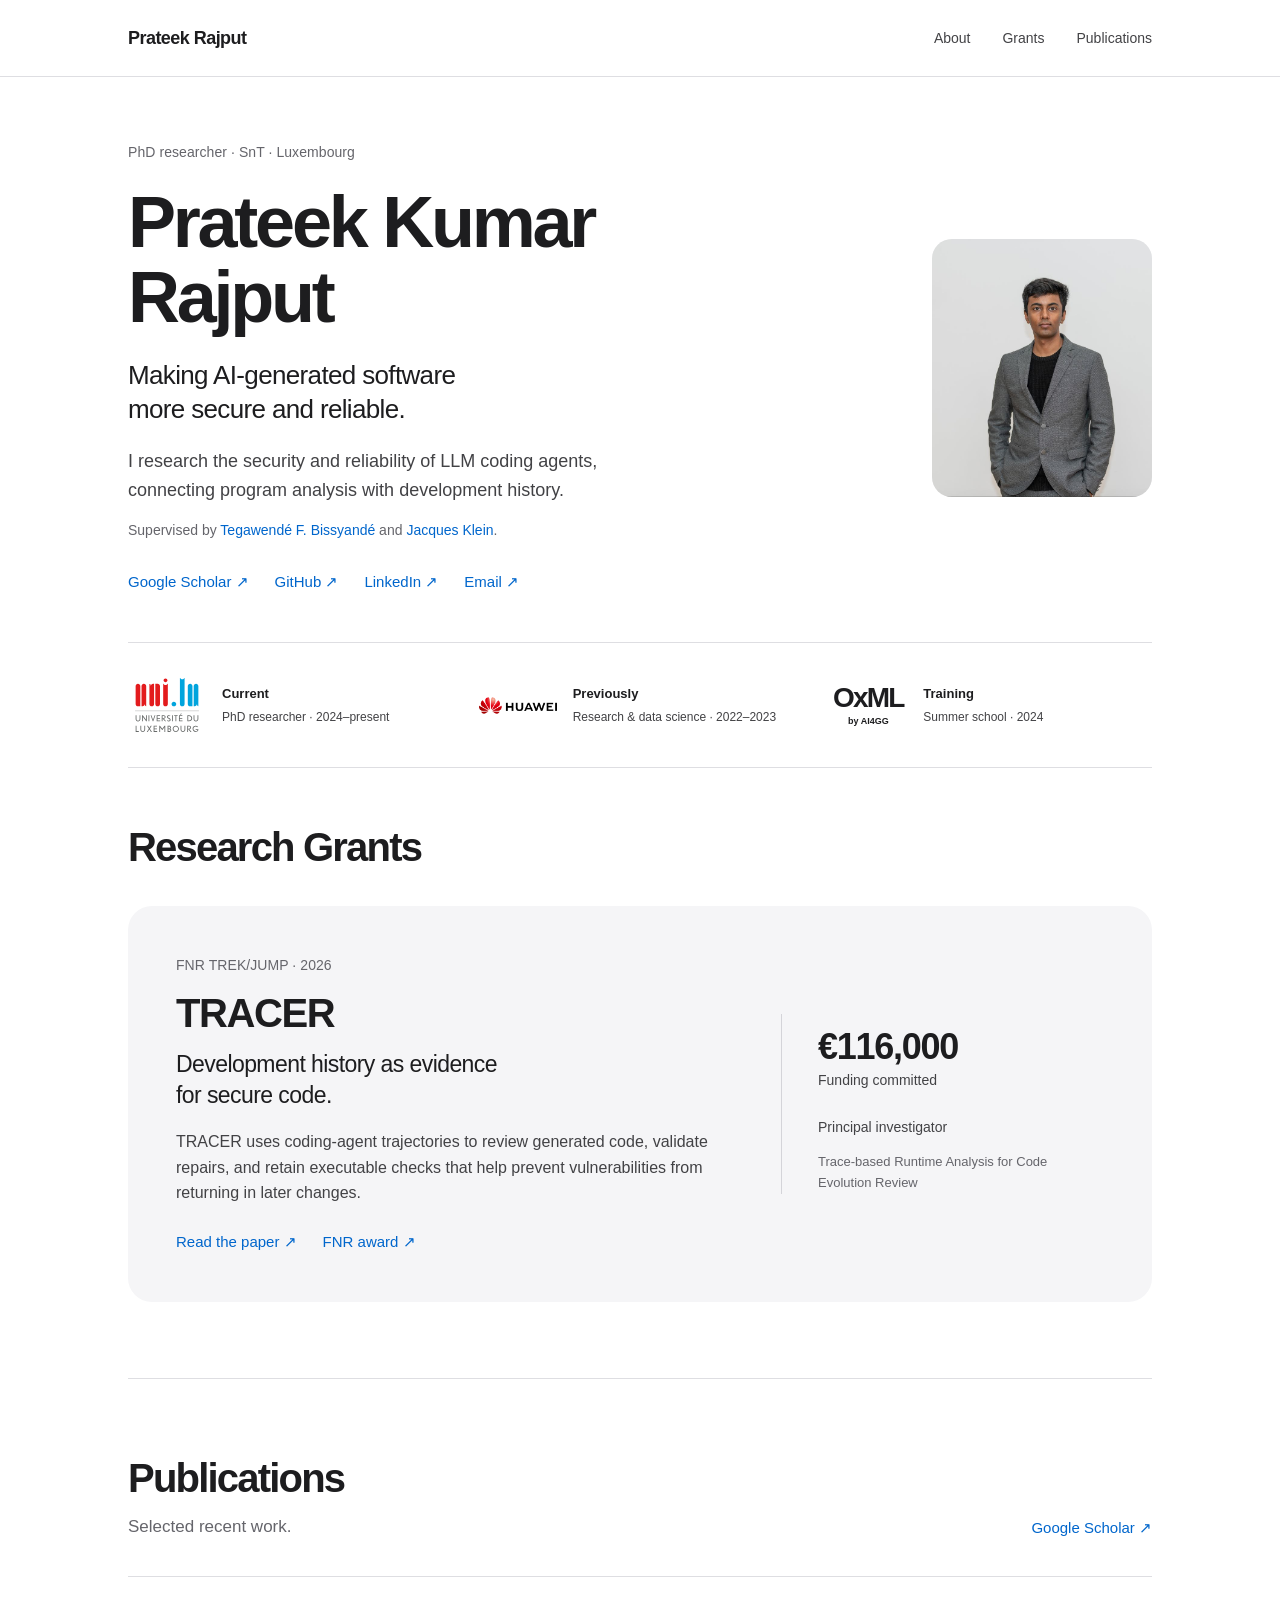
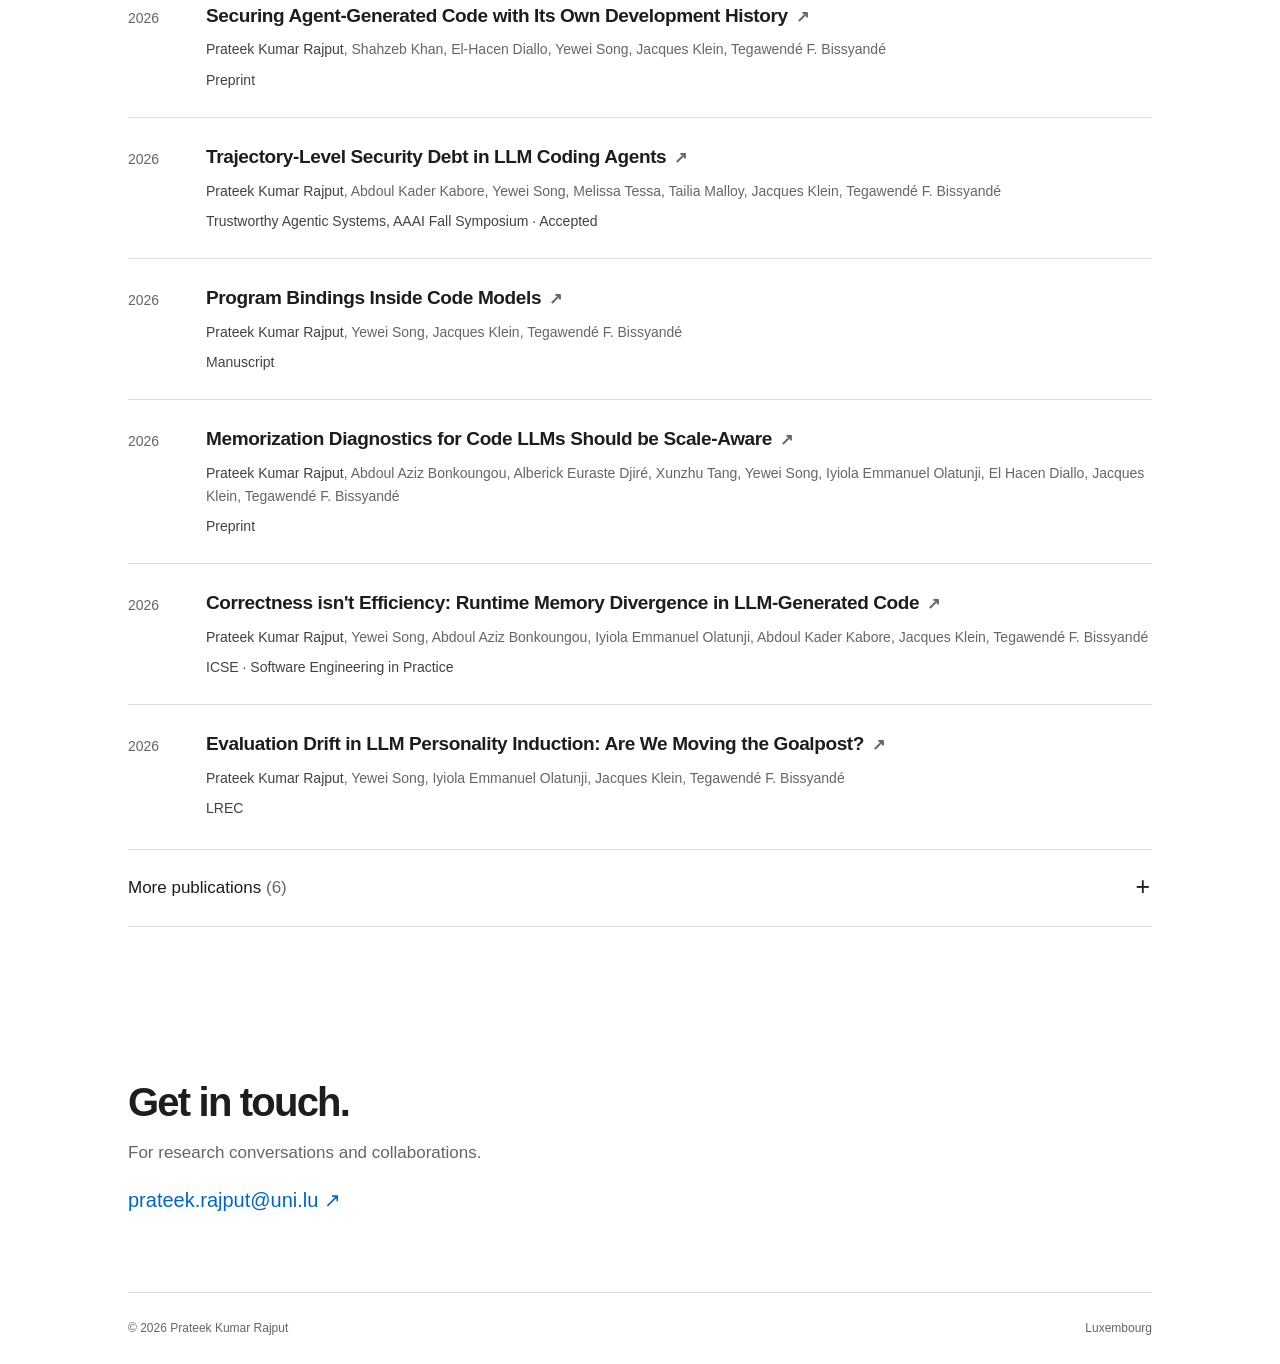
<file: index.html>
<!doctype html>
<html lang="en">
<head>
<meta charset="utf-8">
<meta name="viewport" content="width=device-width, initial-scale=1">
<title>Prateek Kumar Rajput | AI & Software Security</title>
<meta name="description" content="Prateek Kumar Rajput researches the security and reliability of LLM coding agents at the University of Luxembourg. Principal investigator of the FNR-funded TRACER project.">
<meta name="theme-color" content="#ffffff">
<link rel="canonical" href="https://pkrajput.github.io/">
<meta property="og:type" content="website">
<meta property="og:title" content="Prateek Kumar Rajput | AI & Software Security">
<meta property="og:description" content="Research on LLM coding agents, program analysis, and software security at the University of Luxembourg.">
<meta property="og:url" content="https://pkrajput.github.io/">
<meta property="og:image" content="https://pkrajput.github.io/assets/prateek-rajput.jpg">
<link rel="icon" href="assets/favicon.svg" type="image/svg+xml">
<link rel="stylesheet" href="style.css">
<script type="application/ld+json">{"@context":"https://schema.org","@type":"Person","name":"Prateek Kumar Rajput","url":"https://pkrajput.github.io/","image":"https://pkrajput.github.io/assets/prateek-rajput.jpg","jobTitle":"PhD Researcher","affiliation":{"@type":"Organization","name":"University of Luxembourg"},"sameAs":["https://github.com/pkrajput","https://scholar.google.com/citations?user=JIFPZRUAAAAJ","https://www.linkedin.com/in/prateek-rajput-aa13436b/"]}</script>
</head>
<body>
<a class="skip-link" href="#main">Skip to content</a>
<header class="site-header">
 <div class="shell nav-shell">
  <a class="wordmark" href="#main">Prateek Rajput</a>
  <nav aria-label="Main navigation"><a href="#about">About</a><a href="#research">Grants</a><a href="#publications">Publications</a></nav>
 </div>
</header>
<main id="main">
 <section class="hero shell" id="about" aria-labelledby="name">
  <div class="hero-copy">
   <p class="eyebrow">PhD researcher · SnT · Luxembourg</p>
   <h1 id="name">Prateek Kumar<br>Rajput</h1>
   <p class="hero-lead">Making AI-generated software<br class="desktop-break"> more secure and reliable.</p>
   <p class="intro">I research the security and reliability of LLM coding agents, connecting program analysis with development history.</p>
   <p class="supervisor-line">Supervised by <a href="https://scholar.google.fr/citations?hl=en&amp;user=t73Mqm8AAAAJ" aria-label="Tegawendé F. Bissyandé on Google Scholar">Tegawendé F. Bissyandé</a> and <a href="https://scholar.google.fr/citations?hl=en&amp;user=9E_KKT4AAAAJ" aria-label="Jacques Klein on Google Scholar">Jacques Klein</a>.</p>
   <div class="profile-links" aria-label="Profiles and contact">
    <a href="https://scholar.google.com/citations?user=JIFPZRUAAAAJ&amp;hl=en">Google Scholar <span aria-hidden="true">↗</span></a>
    <a href="https://github.com/pkrajput">GitHub <span aria-hidden="true">↗</span></a>
    <a href="https://www.linkedin.com/in/prateek-rajput-aa13436b/">LinkedIn <span aria-hidden="true">↗</span></a>
    <a href="mailto:prateek.rajput@uni.lu">Email <span aria-hidden="true">↗</span></a>
   </div>
  </div>
  <img class="portrait" src="assets/prateek-rajput.jpg" width="1280" height="854" alt="Prateek Kumar Rajput" fetchpriority="high">
  <div class="background-strip" aria-label="Research, industry, and training">
   <div class="background-item"><a class="brand-logo" href="https://www.uni.lu/snt-en/"><img class="unilu-logo" src="assets/logos/university-luxembourg.svg" alt="University of Luxembourg" width="500" height="423"></a><div><p class="background-label">Current</p><p>PhD researcher · 2024–present</p></div></div>
   <div class="background-item"><a class="brand-logo" href="https://www.huawei.com/en/"><img class="huawei-logo" src="assets/logos/huawei.png" alt="Huawei"></a><div><p class="background-label">Previously</p><p>Research &amp; data science · 2022–2023</p></div></div>
   <div class="background-item"><a class="brand-logo oxml-logo" href="https://www.oxfordml.school/" aria-label="Oxford Machine Learning School"><span>OxML</span><small>by AI4GG</small></a><div><p class="background-label">Training</p><p>Summer school · 2024</p></div></div>
  </div>
 </section>
 <section class="shell section research-section" id="research" aria-labelledby="research-heading">
  <div class="section-heading"><h2 id="research-heading">Research Grants</h2></div>
  <article class="research-feature" aria-labelledby="tracer-heading">
   <div class="feature-copy">
    <p class="eyebrow">FNR TREK/JUMP · 2026</p>
    <h3 id="tracer-heading">TRACER</h3>
    <p class="feature-lead">Development history as evidence<br class="desktop-break"> for secure code.</p>
    <p>TRACER uses coding-agent trajectories to review generated code, validate repairs, and retain executable checks that help prevent vulnerabilities from returning in later changes.</p>
    <div class="feature-links"><a href="https://arxiv.org/abs/2610.34098">Read the paper <span aria-hidden="true">↗</span></a><a href="https://www.fnr.lu/trek-jump-call-2026-1-results/">FNR award <span aria-hidden="true">↗</span></a></div>
   </div>
   <aside class="funding-note" aria-label="TRACER funding">
    <p class="funding-value">€116,000</p>
    <p>Funding committed</p>
    <p class="funding-role">Principal investigator</p>
    <p class="funding-name">Trace-based Runtime Analysis for Code Evolution Review</p>
   </aside>
  </article>
 </section>
 <section class="shell section publications-section" id="publications" aria-labelledby="publications-heading">
  <div class="section-heading"><div><h2 id="publications-heading">Publications</h2><p>Selected recent work.</p></div><a href="https://scholar.google.com/citations?user=JIFPZRUAAAAJ&amp;hl=en">Google Scholar <span aria-hidden="true">↗</span></a></div>
  <ol class="publication-list">
   <li class="publication"><div class="pub-year">2026</div><div><h3><a href="https://arxiv.org/abs/2610.34098">Securing Agent-Generated Code with Its Own Development History<span class="paper-arrow" aria-hidden="true">↗</span></a></h3><p class="authors"><strong>Prateek Kumar Rajput</strong>, Shahzeb Khan, El-Hacen Diallo, Yewei Song, Jacques Klein, Tegawendé F. Bissyandé</p><p class="venue">Preprint</p></div></li>
<li class="publication"><div class="pub-year">2026</div><div><h3><a href="https://arxiv.org/abs/2609.35199">Trajectory-Level Security Debt in LLM Coding Agents<span class="paper-arrow" aria-hidden="true">↗</span></a></h3><p class="authors"><strong>Prateek Kumar Rajput</strong>, Abdoul Kader Kabore, Yewei Song, Melissa Tessa, Tailia Malloy, Jacques Klein, Tegawendé F. Bissyandé</p><p class="venue">Trustworthy Agentic Systems, AAAI Fall Symposium · Accepted</p></div></li>
<li class="publication"><div class="pub-year">2026</div><div><h3><a href="assets/program-bindings-inside-code-models.pdf">Program Bindings Inside Code Models<span class="paper-arrow" aria-hidden="true">↗</span></a></h3><p class="authors"><strong>Prateek Kumar Rajput</strong>, Yewei Song, Jacques Klein, Tegawendé F. Bissyandé</p><p class="venue">Manuscript</p></div></li>
<li class="publication"><div class="pub-year">2026</div><div><h3><a href="https://arxiv.org/abs/2608.12771">Memorization Diagnostics for Code LLMs Should be Scale-Aware<span class="paper-arrow" aria-hidden="true">↗</span></a></h3><p class="authors"><strong>Prateek Kumar Rajput</strong>, Abdoul Aziz Bonkoungou, Alberick Euraste Djiré, Xunzhu Tang, Yewei Song, Iyiola Emmanuel Olatunji, El Hacen Diallo, Jacques Klein, Tegawendé F. Bissyandé</p><p class="venue">Preprint</p></div></li>
<li class="publication"><div class="pub-year">2026</div><div><h3><a href="https://dl.acm.org/doi/10.1145/3786583.3786908">Correctness isn&#x27;t Efficiency: Runtime Memory Divergence in LLM-Generated Code<span class="paper-arrow" aria-hidden="true">↗</span></a></h3><p class="authors"><strong>Prateek Kumar Rajput</strong>, Yewei Song, Abdoul Aziz Bonkoungou, Iyiola Emmanuel Olatunji, Abdoul Kader Kabore, Jacques Klein, Tegawendé F. Bissyandé</p><p class="venue">ICSE · Software Engineering in Practice</p></div></li>
<li class="publication"><div class="pub-year">2026</div><div><h3><a href="https://aclanthology.org/2026.lrec-1.881/">Evaluation Drift in LLM Personality Induction: Are We Moving the Goalpost?<span class="paper-arrow" aria-hidden="true">↗</span></a></h3><p class="authors"><strong>Prateek Kumar Rajput</strong>, Yewei Song, Iyiola Emmanuel Olatunji, Jacques Klein, Tegawendé F. Bissyandé</p><p class="venue">LREC</p></div></li>
  </ol>
  <details class="more-publications">
   <summary>More publications <span class="more-count">(6)</span><span class="expand-icon" aria-hidden="true">+</span></summary>
   <ol class="publication-list" start="7">
    <li class="publication"><div class="pub-year">2026</div><div><h3><a href="https://arxiv.org/abs/2610.00399">Metacognitive Reasoning in Energy Based Models using Instance Based Learning Theory<span class="paper-arrow" aria-hidden="true">↗</span></a></h3><p class="authors">Tailia Malloy, <strong>Prateek Kumar Rajput</strong>, Serge Lionel Nikiema, Cleotilde Gonzalez, Tegawendé F. Bissyandé</p><p class="venue">Accepted · METACOG-26, AAAI Fall Symposium</p></div></li>
<li class="publication"><div class="pub-year">2026</div><div><h3><a href="https://arxiv.org/abs/2606.09395">Empirical Study for Structured Output Control in LLMs for Software Engineering<span class="paper-arrow" aria-hidden="true">↗</span></a></h3><p class="authors">Yewei Song, <strong>Prateek Rajput</strong>, Tiezhu Sun, Saad Ezzini, Tegawendé F. Bissyandé, Jacques Klein</p><p class="venue">Preprint</p></div></li>
<li class="publication"><div class="pub-year">2025</div><div><h3><a href="https://ieeexplore.ieee.org/abstract/document/11334330">Measuring LLM Code Generation Stability via Structural Entropy<span class="paper-arrow" aria-hidden="true">↗</span></a></h3><p class="authors">Yewei Song, Tiezhu Sun, Xunzhu Tang, <strong>Prateek Kumar Rajput</strong>, Tegawendé F. Bissyandé, Jacques Klein</p><p class="venue">ASE · New Ideas and Emerging Results</p></div></li>
<li class="publication"><div class="pub-year">2025</div><div><h3><a href="https://openreview.net/pdf/8131577acb2af27f922c49bd6b4b9d9b12710ede.pdf">A Pipeline for Assessing Metacognitive Reasoning in Energy-Based Transformers while Generating Code<span class="paper-arrow" aria-hidden="true">↗</span></a></h3><p class="authors">Tailia Malloy, <strong>Prateek Kumar Rajput</strong>, Iyiola E. Olatunji, Jacques Klein, Tegawendé F. Bissyandé</p><p class="venue">EurIPS Workshop on Metacognition in Generative AI</p></div></li>
<li class="publication"><div class="pub-year">2025</div><div><h3><a href="https://arxiv.org/abs/2511.07463">Dynamic Stability of LLM-Generated Code<span class="paper-arrow" aria-hidden="true">↗</span></a></h3><p class="authors"><strong>Prateek Rajput</strong>, Abdoul Aziz Bonkoungou, Yewei Song, Abdoul Kader Kabore, Iyiola E. Olatunji, Jacques Klein, Tegawendé F. Bissyandé</p><p class="venue">Preprint</p></div></li>
<li class="publication"><div class="pub-year">2023</div><div><h3><a href="https://aclanthology.org/2023.paclic-1.63/">Large Language Models Meet Knowledge Graphs to Answer Factoid Questions<span class="paper-arrow" aria-hidden="true">↗</span></a></h3><p class="authors">Mikhail Salnikov, Hai Le, <strong>Prateek Rajput</strong>, Irina Nikishina, Pavel Braslavski, Valentin Malykh, Alexander Panchenko</p><p class="venue">PACLIC</p></div></li>
   </ol>
  </details>
 </section>
 <section class="shell contact-section" aria-labelledby="contact-heading"><h2 id="contact-heading">Get in touch.</h2><p>For research conversations and collaborations.</p><a href="mailto:prateek.rajput@uni.lu">prateek.rajput@uni.lu <span aria-hidden="true">↗</span></a></section>
</main>
<footer class="shell footer"><span>© 2026 Prateek Kumar Rajput</span><span>Luxembourg</span></footer>
</body>
</html>
</file>
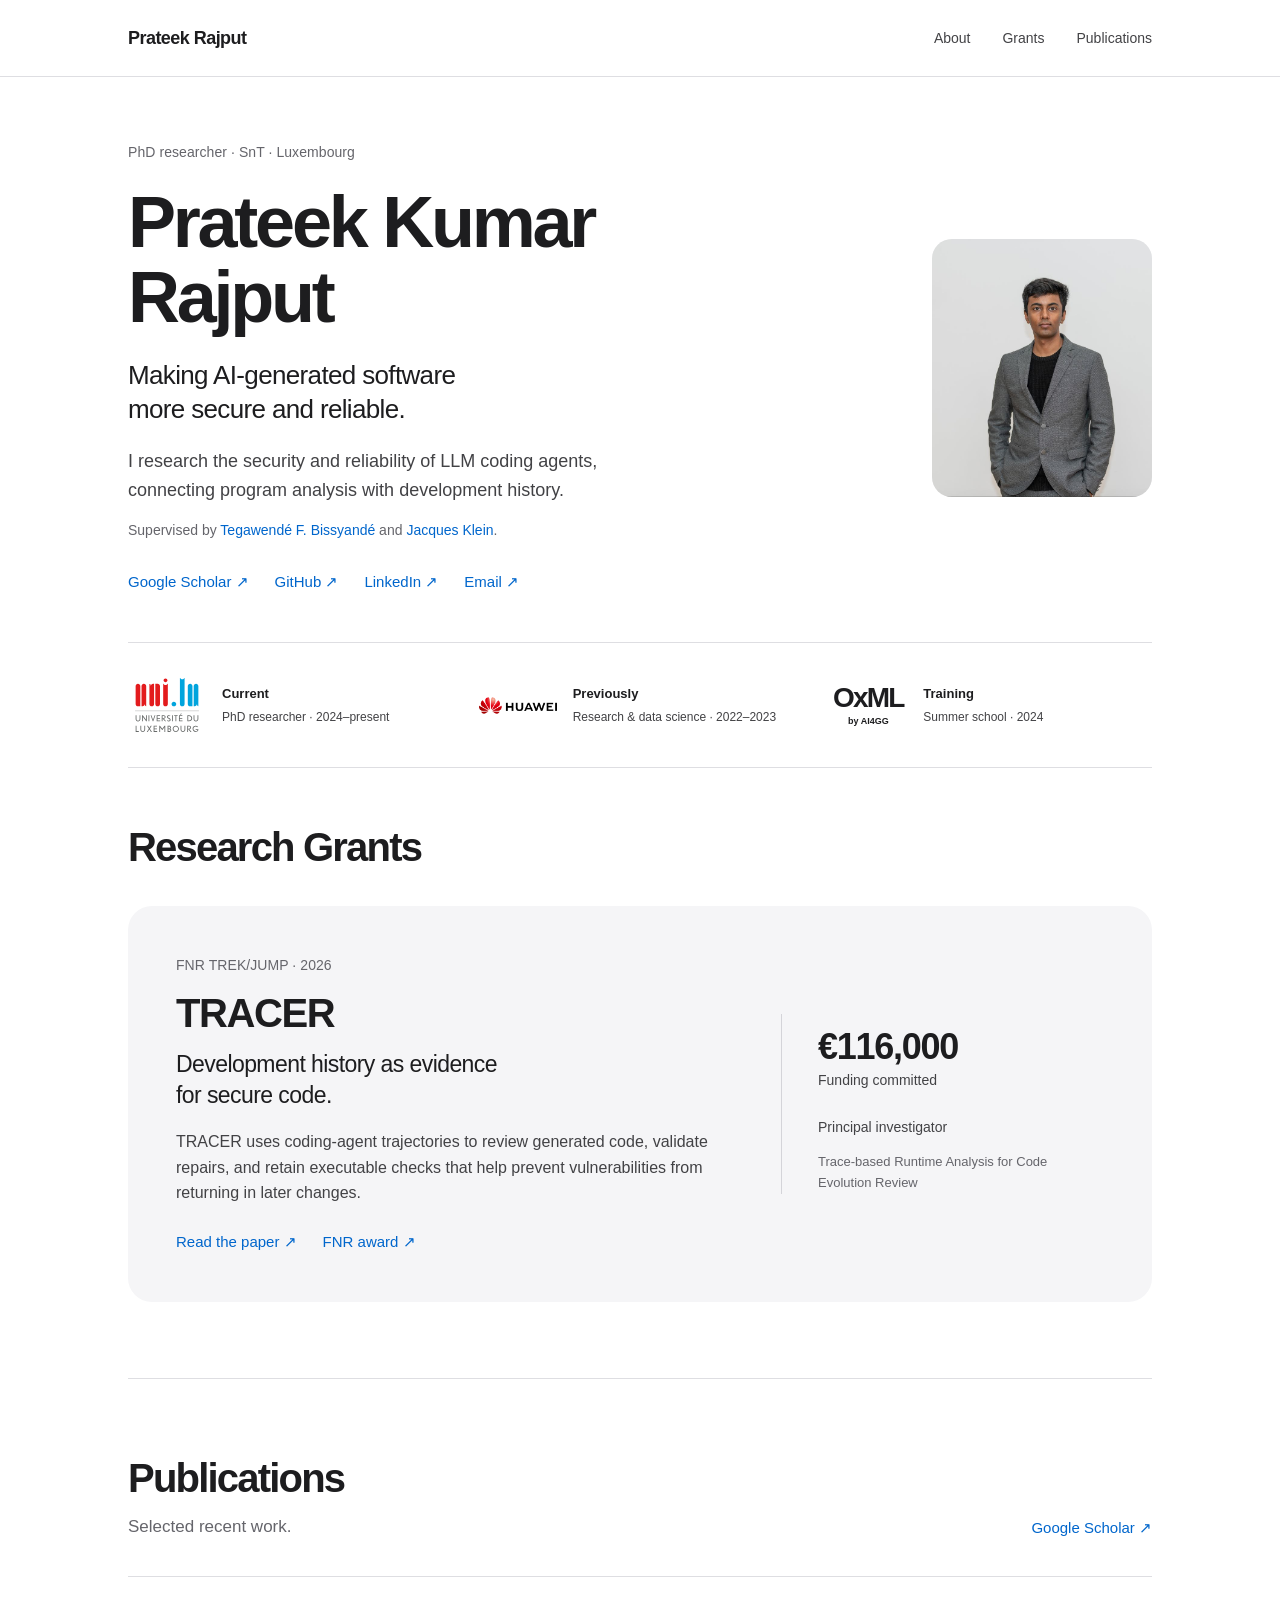
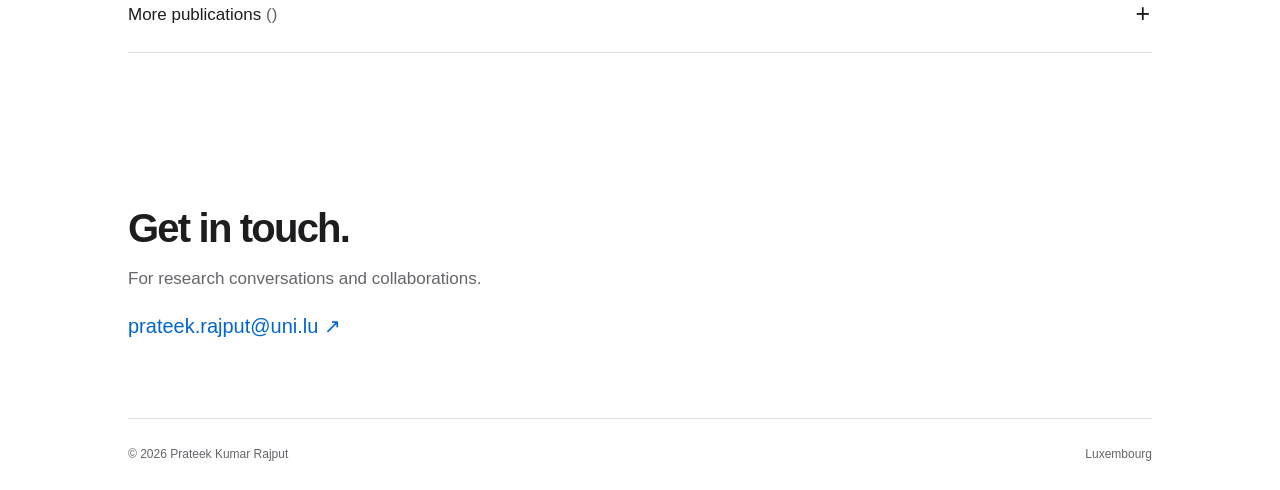
<file: index.template.html>
<!doctype html>
<html lang="en">
<head>
<meta charset="utf-8">
<meta name="viewport" content="width=device-width, initial-scale=1">
<title>Prateek Kumar Rajput | AI & Software Security</title>
<meta name="description" content="Prateek Kumar Rajput researches the security and reliability of LLM coding agents at the University of Luxembourg. Principal investigator of the FNR-funded TRACER project.">
<meta name="theme-color" content="#ffffff">
<link rel="canonical" href="https://pkrajput.github.io/">
<meta property="og:type" content="website">
<meta property="og:title" content="Prateek Kumar Rajput | AI & Software Security">
<meta property="og:description" content="Research on LLM coding agents, program analysis, and software security at the University of Luxembourg.">
<meta property="og:url" content="https://pkrajput.github.io/">
<meta property="og:image" content="https://pkrajput.github.io/assets/prateek-rajput.jpg">
<link rel="icon" href="assets/favicon.svg" type="image/svg+xml">
<link rel="stylesheet" href="style.css">
<script type="application/ld+json">{"@context":"https://schema.org","@type":"Person","name":"Prateek Kumar Rajput","url":"https://pkrajput.github.io/","image":"https://pkrajput.github.io/assets/prateek-rajput.jpg","jobTitle":"PhD Researcher","affiliation":{"@type":"Organization","name":"University of Luxembourg"},"sameAs":["https://github.com/pkrajput","https://scholar.google.com/citations?user=JIFPZRUAAAAJ","https://www.linkedin.com/in/prateek-rajput-aa13436b/"]}</script>
</head>
<body>
<a class="skip-link" href="#main">Skip to content</a>
<header class="site-header">
 <div class="shell nav-shell">
  <a class="wordmark" href="#main">Prateek Rajput</a>
  <nav aria-label="Main navigation"><a href="#about">About</a><a href="#research">Grants</a><a href="#publications">Publications</a></nav>
 </div>
</header>
<main id="main">
 <section class="hero shell" id="about" aria-labelledby="name">
  <div class="hero-copy">
   <p class="eyebrow">PhD researcher · SnT · Luxembourg</p>
   <h1 id="name">Prateek Kumar<br>Rajput</h1>
   <p class="hero-lead">Making AI-generated software<br class="desktop-break"> more secure and reliable.</p>
   <p class="intro">I research the security and reliability of LLM coding agents, connecting program analysis with development history.</p>
   <p class="supervisor-line">Supervised by <a href="https://scholar.google.fr/citations?hl=en&amp;user=t73Mqm8AAAAJ" aria-label="Tegawendé F. Bissyandé on Google Scholar">Tegawendé F. Bissyandé</a> and <a href="https://scholar.google.fr/citations?hl=en&amp;user=9E_KKT4AAAAJ" aria-label="Jacques Klein on Google Scholar">Jacques Klein</a>.</p>
   <div class="profile-links" aria-label="Profiles and contact">
    <a href="https://scholar.google.com/citations?user=JIFPZRUAAAAJ&amp;hl=en">Google Scholar <span aria-hidden="true">↗</span></a>
    <a href="https://github.com/pkrajput">GitHub <span aria-hidden="true">↗</span></a>
    <a href="https://www.linkedin.com/in/prateek-rajput-aa13436b/">LinkedIn <span aria-hidden="true">↗</span></a>
    <a href="mailto:prateek.rajput@uni.lu">Email <span aria-hidden="true">↗</span></a>
   </div>
  </div>
  <img class="portrait" src="assets/prateek-rajput.jpg" width="1280" height="854" alt="Prateek Kumar Rajput" fetchpriority="high">
  <div class="background-strip" aria-label="Research, industry, and training">
   <div class="background-item"><a class="brand-logo" href="https://www.uni.lu/snt-en/"><img class="unilu-logo" src="assets/logos/university-luxembourg.svg" alt="University of Luxembourg" width="500" height="423"></a><div><p class="background-label">Current</p><p>PhD researcher · 2024–present</p></div></div>
   <div class="background-item"><a class="brand-logo" href="https://www.huawei.com/en/"><img class="huawei-logo" src="assets/logos/huawei.png" alt="Huawei"></a><div><p class="background-label">Previously</p><p>Research &amp; data science · 2022–2023</p></div></div>
   <div class="background-item"><a class="brand-logo oxml-logo" href="https://www.oxfordml.school/" aria-label="Oxford Machine Learning School"><span>OxML</span><small>by AI4GG</small></a><div><p class="background-label">Training</p><p>Summer school · 2024</p></div></div>
  </div>
 </section>
 <section class="shell section research-section" id="research" aria-labelledby="research-heading">
  <div class="section-heading"><h2 id="research-heading">Research Grants</h2></div>
  <article class="research-feature" aria-labelledby="tracer-heading">
   <div class="feature-copy">
    <p class="eyebrow">FNR TREK/JUMP · 2026</p>
    <h3 id="tracer-heading">TRACER</h3>
    <p class="feature-lead">Development history as evidence<br class="desktop-break"> for secure code.</p>
    <p>TRACER uses coding-agent trajectories to review generated code, validate repairs, and retain executable checks that help prevent vulnerabilities from returning in later changes.</p>
    <div class="feature-links"><a href="https://arxiv.org/abs/2610.34098">Read the paper <span aria-hidden="true">↗</span></a><a href="https://www.fnr.lu/trek-jump-call-2026-1-results/">FNR award <span aria-hidden="true">↗</span></a></div>
   </div>
   <aside class="funding-note" aria-label="TRACER funding">
    <p class="funding-value">€116,000</p>
    <p>Funding committed</p>
    <p class="funding-role">Principal investigator</p>
    <p class="funding-name">Trace-based Runtime Analysis for Code Evolution Review</p>
   </aside>
  </article>
 </section>
 <section class="shell section publications-section" id="publications" aria-labelledby="publications-heading">
  <div class="section-heading"><div><h2 id="publications-heading">Publications</h2><p>Selected recent work.</p></div><a href="https://scholar.google.com/citations?user=JIFPZRUAAAAJ&amp;hl=en">Google Scholar <span aria-hidden="true">↗</span></a></div>
  <ol class="publication-list">
   <!-- SELECTED_PUBLICATIONS -->
  </ol>
  <details class="more-publications">
   <summary>More publications <span class="more-count">(<!-- MORE_COUNT -->)</span><span class="expand-icon" aria-hidden="true">+</span></summary>
   <ol class="publication-list" start="<!-- MORE_START -->">
    <!-- MORE_PUBLICATIONS -->
   </ol>
  </details>
 </section>
 <section class="shell contact-section" aria-labelledby="contact-heading"><h2 id="contact-heading">Get in touch.</h2><p>For research conversations and collaborations.</p><a href="mailto:prateek.rajput@uni.lu">prateek.rajput@uni.lu <span aria-hidden="true">↗</span></a></section>
</main>
<footer class="shell footer"><span>© 2026 Prateek Kumar Rajput</span><span>Luxembourg</span></footer>
</body>
</html>
</file>
<file: style.css>
:root {
  color-scheme: light;
  --ink: #1d1d1f;
  --text: #424245;
  --muted: #65656b;
  --line: #dedee2;
  --surface: #f5f5f7;
  --link: #0066cc;
  font-family: -apple-system, BlinkMacSystemFont, "Segoe UI", Helvetica, Arial, sans-serif;
}
* { box-sizing: border-box; }
html { scroll-behavior: smooth; scroll-padding-top: 32px; }
body { margin: 0; background: #fff; color: var(--text); font-size: 17px; line-height: 1.6; -webkit-font-smoothing: antialiased; }
a { color: var(--link); text-decoration: none; }
a:hover { text-decoration: underline; text-underline-offset: 4px; }
a:focus-visible, summary:focus-visible { outline: 3px solid var(--link); outline-offset: 6px; border-radius: 2px; }
h1, h2, h3, h4, p { margin: 0; }
h1, h2, h3, h4 { color: var(--ink); }
h1, h2 { letter-spacing: -.045em; }
h2 { font-size: 40px; line-height: 1.15; font-weight: 650; }
.shell { width: min(1024px, calc(100% - 96px)); margin-inline: auto; }
.skip-link { position: fixed; top: 12px; left: 16px; z-index: 10; width: 1px; height: 1px; overflow: hidden; clip-path: inset(50%); background: #fff; }
.skip-link:focus { width: auto; height: auto; overflow: visible; clip-path: none; padding: 12px 18px; border: 1px solid var(--line); }
.site-header { border-bottom: 1px solid var(--line); }
.nav-shell { display: flex; align-items: center; justify-content: space-between; min-height: 76px; gap: 24px; }
.wordmark { font-size: 18px; font-weight: 600; letter-spacing: -.03em; color: var(--ink); }
nav { display: flex; gap: 32px; font-size: 14px; }
nav a { color: var(--text); }
.hero { display: grid; grid-template-columns: 1fr 220px; gap: 70px; align-items: center; padding-block: 64px 0; }
.eyebrow { color: var(--muted); font-size: 14px; font-weight: 500; letter-spacing: .005em; }
h1 { font-size: clamp(48px, 5.7vw, 72px); line-height: 1.04; font-weight: 650; margin: 22px 0 24px; }
.hero-lead { color: var(--ink); font-size: 26px; line-height: 1.3; letter-spacing: -.025em; font-weight: 500; }
.intro { max-width: 560px; margin-top: 20px; font-size: 18px; }
.profile-links { display: flex; flex-wrap: wrap; gap: 12px 26px; margin-top: 28px; font-size: 15px; }
.portrait { width: 220px; height: 258px; object-fit: cover; object-position: 52% 50%; border-radius: 20px; background: var(--surface); }
.section { padding-block: 76px; }
.section-heading { display: flex; align-items: end; justify-content: space-between; gap: 30px; margin-bottom: 36px; }
.section-heading p { color: var(--muted); font-size: 17px; margin-top: 12px; }
.section-heading > a { font-size: 15px; flex-shrink: 0; }
.research-section { padding-top: 56px; }
.research-section > .section-heading { align-items: center; }
.research-section > .section-heading > p { margin-top: 0; }
.research-feature { display: grid; grid-template-columns: 1.7fr 1fr; gap: 56px; padding: 48px; background: var(--surface); border-radius: 24px; }
.feature-copy h3 { font-size: 40px; line-height: 1.1; letter-spacing: -.035em; margin: 14px 0; }
.feature-lead { color: var(--ink); font-size: 23px; line-height: 1.35; font-weight: 500; letter-spacing: -.025em; margin-bottom: 18px; }
.feature-copy > p:not(.eyebrow):not(.feature-lead) { font-size: 16px; }
.feature-links { display: flex; flex-wrap: wrap; gap: 14px 26px; margin-top: 24px; font-size: 15px; }
.funding-note { border-left: 1px solid #d4d4d9; padding-left: 36px; align-self: center; font-size: 14px; }
.funding-note .eyebrow { font-size: 12px; }
.funding-value { color: var(--ink); font-size: 36px; font-weight: 600; letter-spacing: -.035em; margin: 10px 0 0; line-height: 1.25; }
.funding-role { margin-top: 24px; }
.funding-name { margin-top: 14px; color: var(--muted); font-size: 13px; }
.research-context { margin: 26px 0 0; max-width: 800px; color: var(--muted); font-size: 16px; }
.publications-section { border-top: 1px solid var(--line); }
.publication-list { list-style: none; padding: 0; margin: 0; }
.publication { display: grid; grid-template-columns: 52px 1fr; gap: 26px; padding-block: 26px; border-top: 1px solid var(--line); }
.pub-year { font-size: 14px; color: var(--muted); padding-top: 4px; }
.publication h3 { font-size: 19px; line-height: 1.4; font-weight: 600; letter-spacing: -.02em; }
.publication h3 a { color: var(--ink); }
.paper-arrow { display: inline-block; color: var(--muted); margin-left: 8px; font-size: 16px; white-space: nowrap; }
.authors { font-size: 14px; line-height: 1.65; color: var(--muted); margin-top: 9px; }
.authors strong { font-weight: 500; color: var(--text); }
.venue { font-size: 14px; margin-top: 7px; color: var(--text); }
.more-publications { border-block: 1px solid var(--line); margin-top: 4px; }
.more-publications summary { cursor: pointer; padding: 24px 0; color: var(--ink); font-size: 17px; font-weight: 500; list-style: none; }
.more-publications summary::-webkit-details-marker { display: none; }
.more-count { color: var(--muted); font-weight: 400; }
.expand-icon { float: right; font-size: 25px; line-height: 1; font-weight: 300; margin-right: 2px; }
.more-publications[open] .expand-icon { transform: rotate(45deg); }
.contact-section { padding-block: 76px; }
.contact-section p { margin-top: 14px; color: var(--muted); }
.contact-section > a { display: inline-block; font-size: 20px; margin-top: 18px; }
.footer { display: flex; justify-content: space-between; gap: 20px; border-top: 1px solid var(--line); color: var(--muted); font-size: 12px; padding-block: 26px; }
@media (max-width: 900px) {
 .shell { width: calc(100% - 64px); }
 .hero { grid-template-columns: 1fr 170px; gap: 38px; padding-block: 48px 0; }
 .portrait { width: 170px; height: 210px; }
 .hero-lead { font-size: 23px; }
 .research-section > .section-heading { display: block; }
 .research-section > .section-heading > p { margin-top: 12px; }
 .research-feature { padding: 34px; gap: 30px; }
 .funding-note { padding-left: 24px; }
 .funding-value { font-size: 31px; }
 .desktop-break { display: none; }
}
@media (max-width: 600px) {
 .shell { width: calc(100% - 40px); }
 .nav-shell { min-height: 68px; gap: 16px; }
 .wordmark { font-size: 15px; }
 nav { gap: 15px; font-size: 12px; }
 .hero { display: grid; grid-template-columns: 1fr; gap: 22px; padding-block: 32px 0; }
 .hero-copy { grid-row: 2; }
 .portrait { grid-row: 1; }
 .portrait { width: 92px; height: 106px; border-radius: 12px; }
 .eyebrow { font-size: 12px; }
 h1 { font-size: 48px; margin: 18px 0 20px; }
 .hero-lead { font-size: 24px; }
 .intro { font-size: 17px; margin-top: 18px; }
 .profile-links { font-size: 14px; gap: 12px 22px; margin-top: 24px; }
 .section { padding-block: 48px; }
 .research-section { padding-top: 56px; }
 h2 { font-size: 32px; }
 .section-heading { display: block; margin-bottom: 26px; }
 .section-heading p { font-size: 16px; }
 .section-heading > a { display: inline-block; margin-top: 18px; font-size: 14px; }
 .research-feature { grid-template-columns: 1fr; padding: 26px; gap: 28px; border-radius: 18px; }
 .feature-copy h3 { font-size: 34px; }
 .feature-lead { font-size: 22px; }
 .funding-note { padding: 24px 0 0; border-left: 0; border-top: 1px solid #d4d4d9; }
 .funding-role { margin-top: 16px; }
 .research-context { font-size: 16px; margin-top: 22px; }
 .publication { grid-template-columns: 1fr; gap: 7px; padding-block: 23px; }
 .pub-year { padding: 0; font-size: 13px; }
 .publication h3 { font-size: 18px; }
 .authors, .venue { font-size: 14px; }
 .contact-section { padding-block: 48px; }
 .contact-section > a { font-size: 18px; }
 .footer { flex-wrap: wrap; gap: 8px 20px; }
}
@media (prefers-reduced-motion: reduce) { html { scroll-behavior: auto; } }
@media print {
 .site-header, .skip-link, .footer { display: none; }
 .shell { width: 100%; }
 .hero, .section, .contact-section { padding-block: 24px; }
 .research-feature { background: #fff; }
 .publication { break-inside: avoid; }
}

.supervisor-line { font-size: 14px; line-height: 1.65; margin-top: 15px; color: var(--muted); max-width: 560px; }
.background-strip { grid-column: 1 / -1; display: grid; grid-template-columns: 1fr 1fr 1fr; gap: 28px; padding: 30px 0; border-block: 1px solid var(--line); margin-top: -22px; }
.background-item { display: flex; align-items: center; gap: 16px; min-width: 0; }
.brand-logo { display: flex; align-items: center; justify-content: center; flex: 0 0 78px; height: 64px; color: var(--ink); }
.brand-logo:hover { text-decoration: none; }
.brand-logo img { display: block; object-fit: contain; }
.unilu-logo { width: 64px; height: 55px; }
.huawei-logo { width: 78px; height: auto; }
.background-item p { font-size: 12px; line-height: 1.55; }
.background-item .background-label { font-size: 13px; font-weight: 600; color: var(--ink); margin-bottom: 4px; }
.oxml-logo { flex-direction: column; line-height: 1; }
.oxml-logo > span { font-size: 28px; font-weight: 900; letter-spacing: -1.8px; }
.oxml-logo small { font-size: 9px; font-weight: 700; margin-top: 5px; letter-spacing: 0; }
@media (max-width: 900px) {
 .background-strip { gap: 18px; margin-top: 0; }
 .background-item { flex-direction: column; align-items: flex-start; gap: 12px; }
 .brand-logo { flex: 0 0 64px; }
}
@media (max-width: 600px) {
 .background-strip { grid-row: 3; grid-template-columns: 1fr; gap: 20px; padding-block: 24px; margin-top: 8px; }
 .background-item { flex-direction: row; align-items: center; gap: 18px; }
 .brand-logo { flex: 0 0 78px; }
 .background-item p { font-size: 13px; }
 .research-section { padding-top: 40px; }
}
</file>
